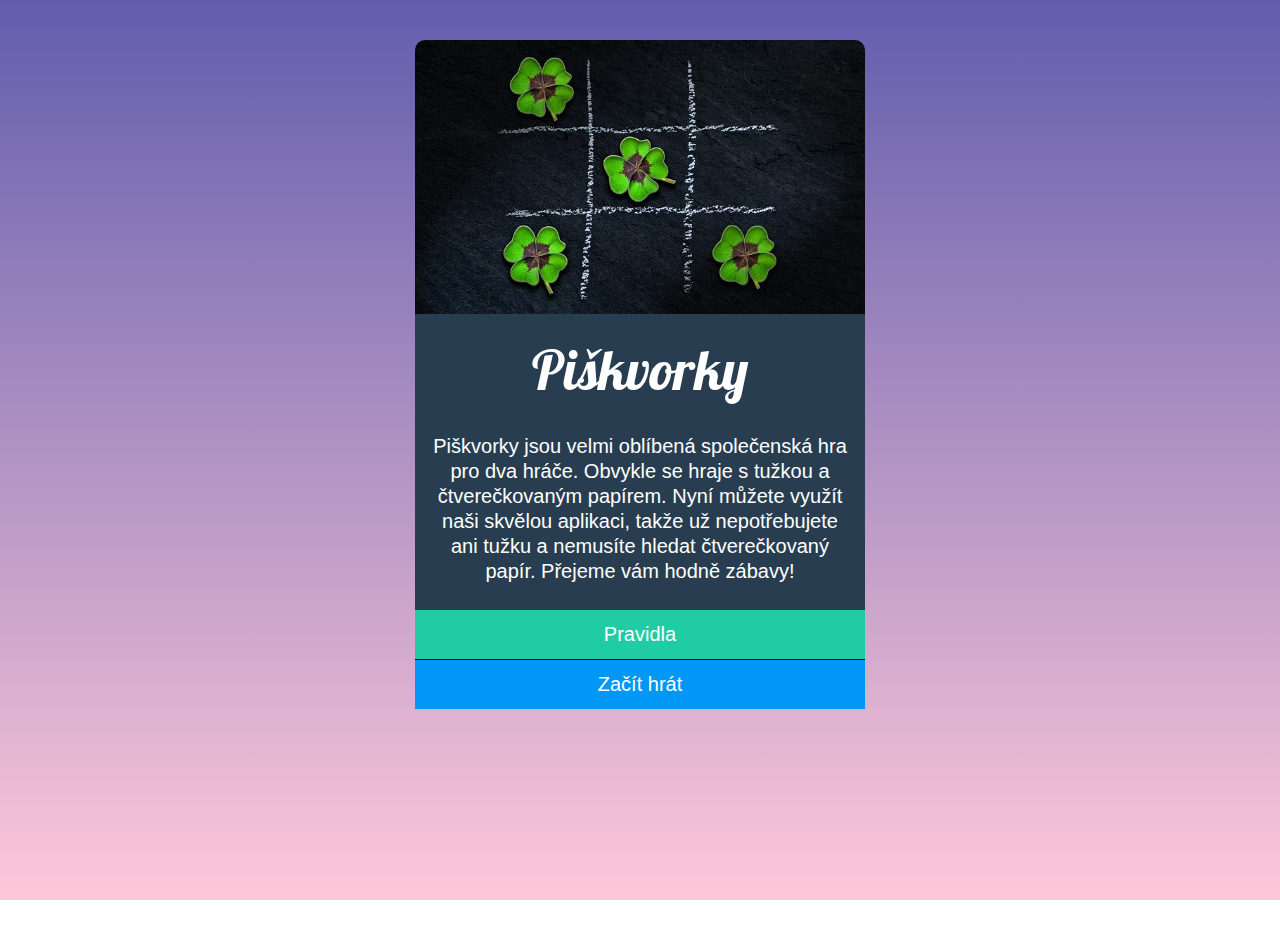
<file: index.html>
<!DOCTYPE html>
<html lang="cs">
  <head>
    <meta charset="UTF-8" />
    <meta http-equiv="X-UA-Compatible" content="IE=edge" />
    <meta name="viewport" content="width=device-width, initial-scale=1.0" />
    <title>Piškvorky</title>
    <link rel="preconnect" href="https://fonts.gstatic.com" />
    <link
      href="https://fonts.googleapis.com/css2?family=Lobster&display=swap"
      rel="stylesheet"
    />
    <link rel="stylesheet" type="text/css" href="styly.css" />
  </head>
  <body>
    <main class="uvodni">
      <header class="obrazek">
        <img src="Obrazky/uvodni.jpg" alt="Čtyřlístky jako piškvorky" />
      </header>

      <section class="sekce">
        <h1>Piškvorky</h1>
        <p>
          Piškvorky jsou velmi oblíbená společenská hra pro dva hráče. Obvykle
          se hraje s tužkou a čtverečkovaným papírem. Nyní můžete využít naši
          skvělou aplikaci, takže už nepotřebujete ani tužku a nemusíte hledat
          čtverečkovaný papír. Přejeme vám hodně zábavy!
        </p>
      </section>
      <nav>
        <ul class="odkazy">
          <li class="odkazy__pravidla"><a href="pravidla.html">Pravidla</a></li>
          <li class="odkazy__zacithrat"><a href="hra.html">Začít hrát</a></li>
        </ul>
      </nav>
    </main>
  </body>
</html>
</file>
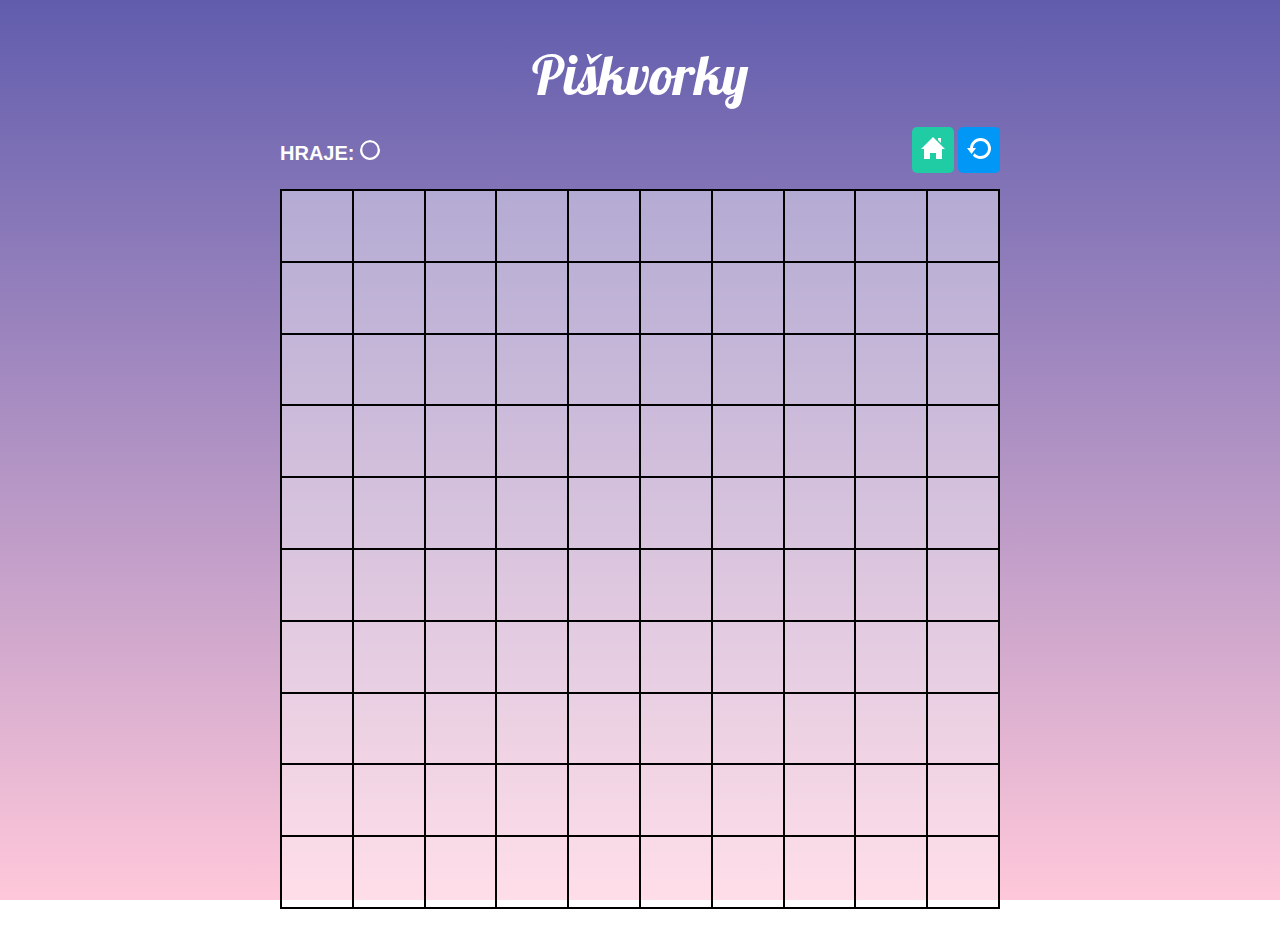
<file: hra.html>
<!DOCTYPE html>
<html lang="cs">
  <head>
    <meta charset="UTF-8" />
    <meta http-equiv="X-UA-Compatible" content="IE=edge" />
    <meta name="viewport" content="width=device-width, initial-scale=1.0" />
    <title>Piškvorky</title>
    <link rel="preconnect" href="https://fonts.gstatic.com" />
    <link
      href="https://fonts.googleapis.com/css2?family=Lobster&display=swap"
      rel="stylesheet"
    />
    <link rel="stylesheet" type="text/css" href="styly.css" />
  </head>
  <body>
    <main class="hra">
      <header class="menu">
        <h1 class="nadpis-hra">Piškvorky</h1>
        <div class="menu__info">
          <p class="hraje">
            hraje:
            <img
              class="kolecko"
              src="Obrazky/circle.svg"
              alt="Hráč s kroužky"
            />
          </p>
          <ul class="odkazy-hra">
            <li class="odkazy-hra__uvodni">
              <a href="index.html"
                ><img class="domek" src="Obrazky/home.svg" alt="Ikona domku"
              /></a>
            </li>
            <li class="odkazy-hra__restart">
              <a href="hra.html"
                ><img
                  class="restart"
                  src="Obrazky/restart.svg"
                  alt="Ikona restartu"
              /></a>
            </li>
          </ul>
        </div>
      </header>
      <section class="pole">
        <button class="policko"></button><button class="policko"></button
        ><button class="policko"></button><button class="policko"></button
        ><button class="policko"></button><button class="policko"></button
        ><button class="policko"></button><button class="policko"></button
        ><button class="policko"></button><button class="policko"></button
        ><button class="policko"></button><button class="policko"></button
        ><button class="policko"></button><button class="policko"></button
        ><button class="policko"></button><button class="policko"></button
        ><button class="policko"></button><button class="policko"></button
        ><button class="policko"></button><button class="policko"></button
        ><button class="policko"></button><button class="policko"></button
        ><button class="policko"></button><button class="policko"></button
        ><button class="policko"></button><button class="policko"></button
        ><button class="policko"></button><button class="policko"></button
        ><button class="policko"></button><button class="policko"></button
        ><button class="policko"></button><button class="policko"></button
        ><button class="policko"></button><button class="policko"></button
        ><button class="policko"></button><button class="policko"></button
        ><button class="policko"></button><button class="policko"></button
        ><button class="policko"></button><button class="policko"></button
        ><button class="policko"></button><button class="policko"></button
        ><button class="policko"></button><button class="policko"></button
        ><button class="policko"></button><button class="policko"></button
        ><button class="policko"></button><button class="policko"></button
        ><button class="policko"></button><button class="policko"></button
        ><button class="policko"></button><button class="policko"></button
        ><button class="policko"></button><button class="policko"></button
        ><button class="policko"></button><button class="policko"></button
        ><button class="policko"></button><button class="policko"></button
        ><button class="policko"></button><button class="policko"></button
        ><button class="policko"></button><button class="policko"></button
        ><button class="policko"></button><button class="policko"></button
        ><button class="policko"></button><button class="policko"></button
        ><button class="policko"></button><button class="policko"></button
        ><button class="policko"></button><button class="policko"></button
        ><button class="policko"></button><button class="policko"></button
        ><button class="policko"></button><button class="policko"></button
        ><button class="policko"></button><button class="policko"></button
        ><button class="policko"></button><button class="policko"></button
        ><button class="policko"></button><button class="policko"></button
        ><button class="policko"></button><button class="policko"></button
        ><button class="policko"></button><button class="policko"></button
        ><button class="policko"></button><button class="policko"></button
        ><button class="policko"></button><button class="policko"></button
        ><button class="policko"></button><button class="policko"></button
        ><button class="policko"></button><button class="policko"></button
        ><button class="policko"></button><button class="policko"></button
        ><button class="policko"></button><button class="policko"></button
        ><button class="policko"></button><button class="policko"></button
        ><button class="policko"></button><button class="policko"></button>
      </section>
    </main>
    <script src="script.js"></script>
  </body>
</html>
</file>
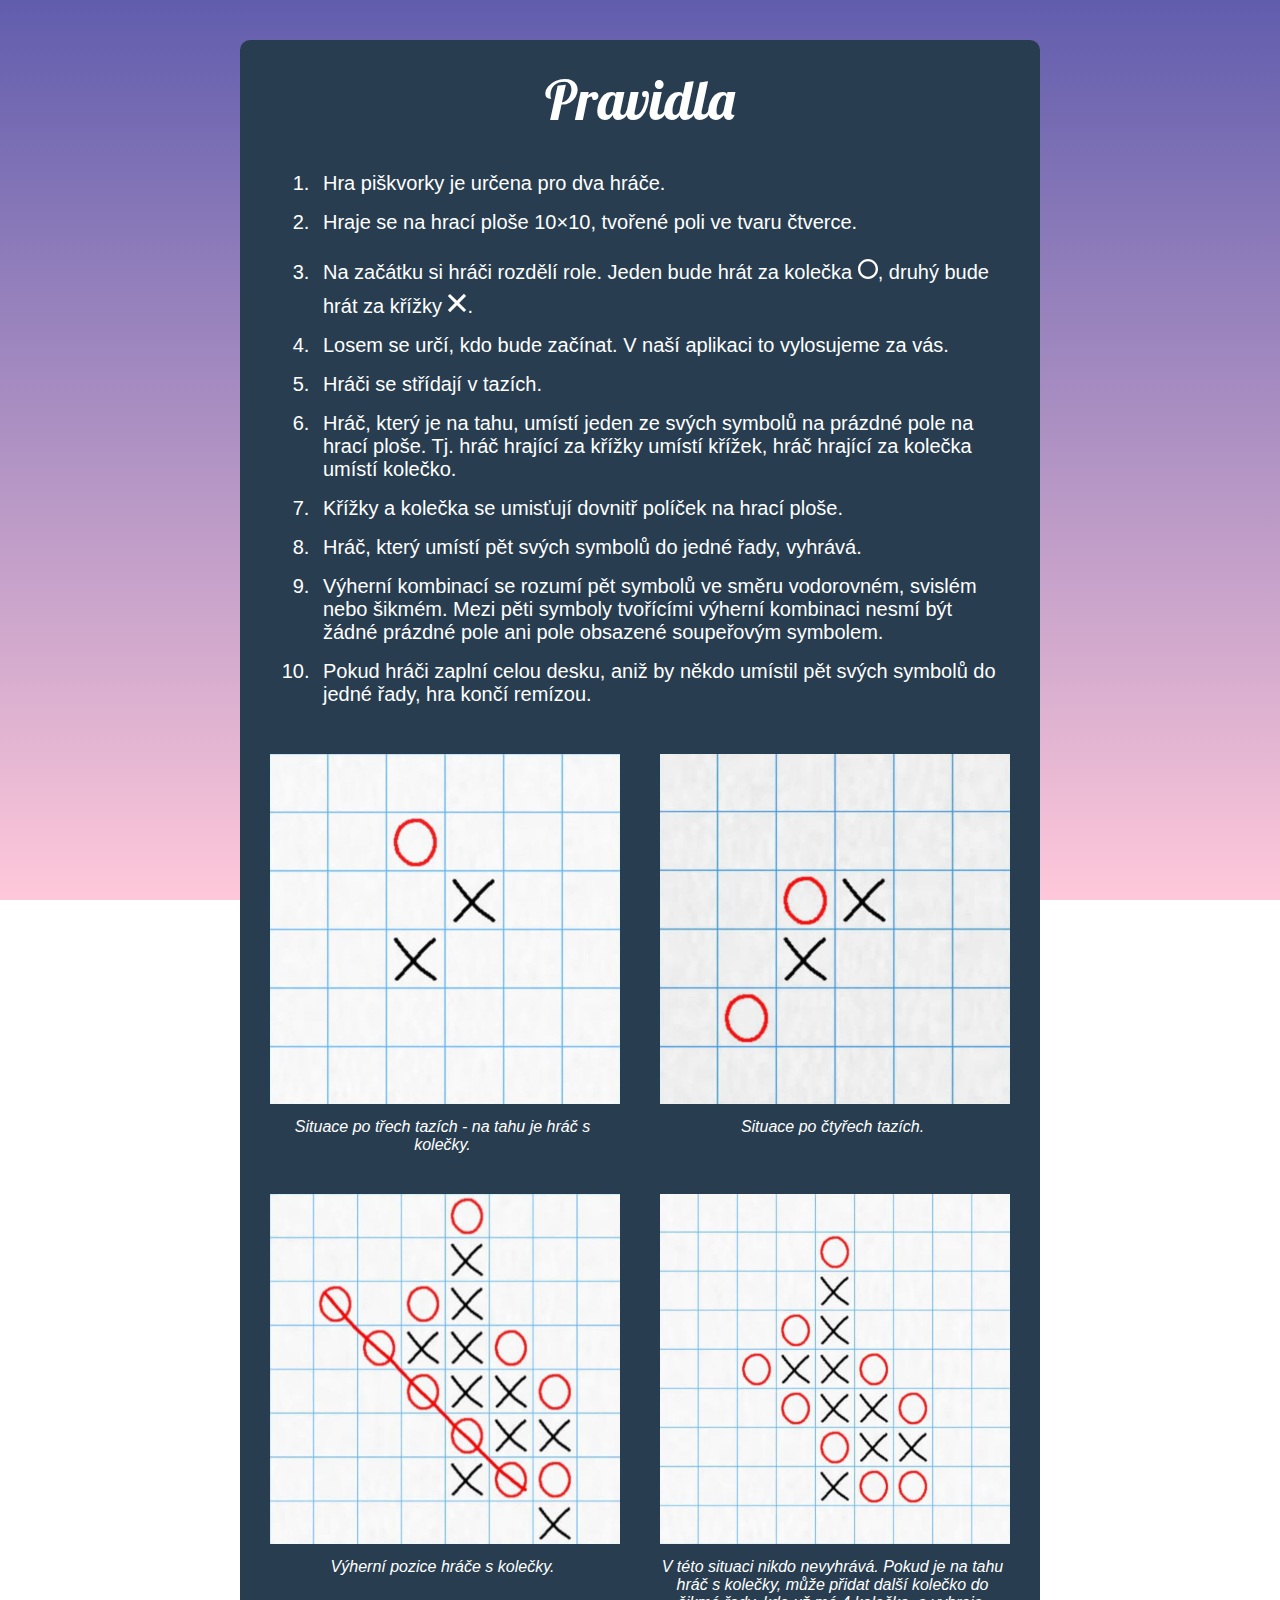
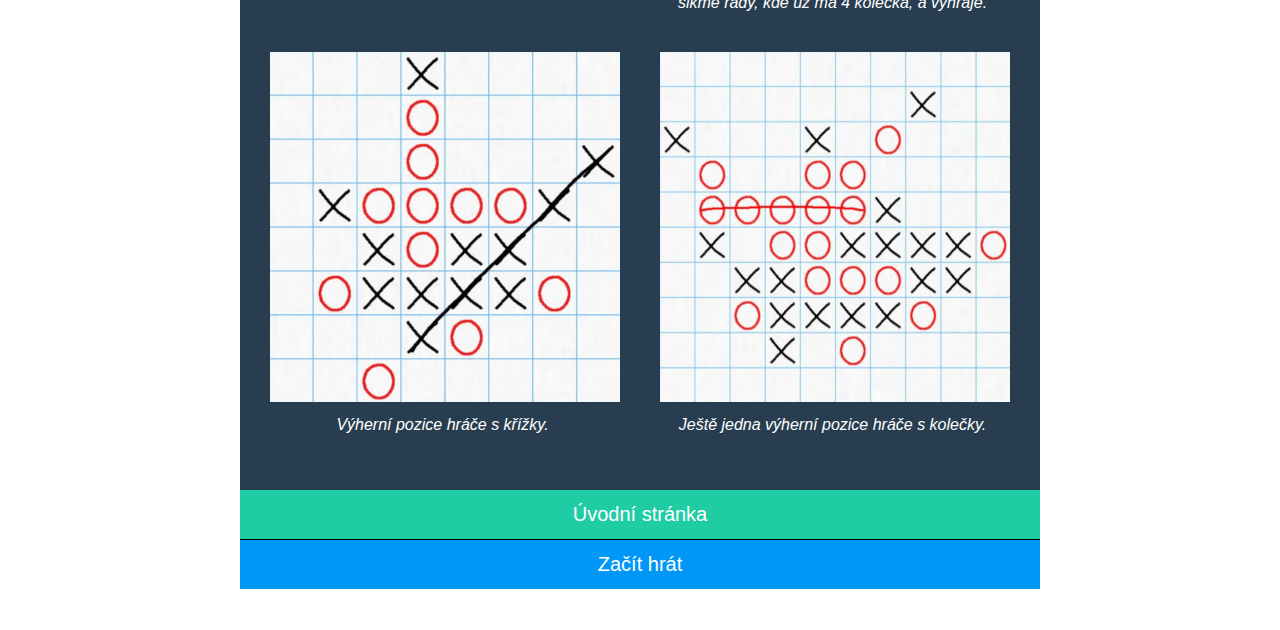
<file: pravidla.html>
<!DOCTYPE html>
<html lang="cs">
  <head>
    <meta charset="UTF-8" />
    <meta http-equiv="X-UA-Compatible" content="IE=edge" />
    <meta name="viewport" content="width=device-width, initial-scale=1.0" />
    <title>Piškvorky</title>
    <link rel="preconnect" href="https://fonts.gstatic.com" />
    <link
      href="https://fonts.googleapis.com/css2?family=Lobster&display=swap"
      rel="stylesheet"
    />
    <link rel="stylesheet" type="text/css" href="styly.css" />
  </head>
  <body>
    <main class="pravidla">
      <section class="pravidla-hry">
        <h1>Pravidla</h1>
        <ol>
          <li>Hra piškvorky je určena pro dva hráče.</li>
          <li>Hraje se na hrací ploše 10×10, tvořené poli ve tvaru čtverce.</li>
          <li>
            Na začátku si hráči rozdělí role. Jeden bude hrát za kolečka
            <img class="kolecko" src="Obrazky/circle.svg" alt="kolečko" />,
            druhý bude hrát za křížky
            <img class="krizek" src="Obrazky/cross.svg" alt="křížek" />.
          </li>
          <li>
            Losem se určí, kdo bude začínat. V naší aplikaci to vylosujeme za
            vás.
          </li>
          <li>Hráči se střídají v tazích.</li>
          <li>
            Hráč, který je na tahu, umístí jeden ze svých symbolů na prázdné
            pole na hrací ploše. Tj. hráč hrající za křížky umístí křížek, hráč
            hrající za kolečka umístí kolečko.
          </li>
          <li>Křížky a kolečka se umisťují dovnitř políček na hrací ploše.</li>
          <li>Hráč, který umístí pět svých symbolů do jedné řady, vyhrává.</li>
          <li>
            Výherní kombinací se rozumí pět symbolů ve směru vodorovném, svislém
            nebo šikmém. Mezi pěti symboly tvořícími výherní kombinaci nesmí být
            žádné prázdné pole ani pole obsazené soupeřovým symbolem.
          </li>
          <li>
            Pokud hráči zaplní celou desku, aniž by někdo umístil pět svých
            symbolů do jedné řady, hra končí remízou.
          </li>
        </ol>
        <section class="obrazky-hry">
          <figure class="obrazek1">
            <img
              src="Obrazky/instructions-01.jpg"
              alt="Piškvorky-situace po třech tazích"
            />
            <figcaption>
              Situace po třech tazích - na tahu je hráč s kolečky.
            </figcaption>
          </figure>

          <figure class="obrazek2">
            <img
              src="Obrazky/instructions-02.jpg"
              alt="Piškvorky-situace po čtyrech tazích"
            />
            <figcaption>Situace po čtyřech tazích.</figcaption>
          </figure>

          <figure class="obrazek3">
            <img
              src="Obrazky/instructions-03.jpg"
              alt="Piškvorky-Výherní pozice s kolečky"
            />
            <figcaption>Výherní pozice hráče s kolečky.</figcaption>
          </figure>

          <figure class="obrazek4">
            <img
              src="Obrazky/instructions-04.jpg"
              alt="Piškvorky-rozehraná hra"
            />
            <figcaption>
              V této situaci nikdo nevyhrává. Pokud je na tahu hráč s kolečky,
              může přidat další kolečko do šikmé řady, kde už má 4 kolečka, a
              vyhraje.
            </figcaption>
          </figure>

          <figure class="obrazek5">
            <img
              src="Obrazky/instructions-05.jpg"
              alt="Piškvorky-Výherní pozice s křížky"
            />
            <figcaption>Výherní pozice hráče s křížky.</figcaption>
          </figure>

          <figure class="obrazek6">
            <img
              src="Obrazky/instructions-06.jpg"
              alt="Piškvorky-Výherní pozice s kolečky"
            />
            <figcaption>Ještě jedna výherní pozice hráče s kolečky.</figcaption>
          </figure>
        </section>
      </section>
      <nav>
        <ul class="odkazy-pravidla">
          <li class="odkazy-pravidla__uvodni">
            <a href="index.html">Úvodní stránka</a>
          </li>
          <li class="odkazy-pravidla__zacithrat">
            <a href="hra.html">Začít hrát</a>
          </li>
        </ul>
      </nav>
    </main>
  </body>
</html>
</file>
<file: styly.css>
html {
  box-sizing: border-box;
}

*,
::after,
::before {
  box-sizing: inherit;
}

body {
  text-rendering: optimizeLegibility;
}

body {
  background-image: linear-gradient(#615dad, #ffc8da);
  background-repeat: no-repeat;
  background-attachment: fixed;
  min-height: 100vh;
}

/* --------úvodní stránka--------------- */

.uvodni {
  width: 450px;
  height: 660px;
  margin: 40px auto;
}

header {
  height: 260px;
}

header img {
  width: 100%;
  border-radius: 10px 10px 0 0;
}

.sekce {
  height: 300px;
  background-color: #283e50;
  color: #ffffff;
}

h1 {
  font-size: 55px;
  font-weight: normal;
  text-align: center;
  font-family: 'Lobster', cursive;
  padding: 25px 0 20px 0;
  margin: 10px;
}

p {
  margin: 0 15px;
  font-family: sans-serif;
  text-align: center;
  font-size: 20px;
  line-height: 25px;
}

nav {
  height: 100px;
}

.odkazy {
  margin: 0;
  padding: 0;
}

.odkazy li {
  display: block;
  font-family: sans-serif;
}

.odkazy a {
  display: block;
  padding: 13px;
  text-align: center;
  text-decoration: none;
  color: #ffffff;
}

.odkazy__pravidla {
  font-size: 20px;
  background-color: #1fcca4;
  border-bottom: 1px solid black;
}

.odkazy__pravidla a:hover {
  background-color: #1cbb96;
}

.odkazy__pravidla a:focus {
  background-color: #1cbb96;
}

.odkazy__zacithrat {
  font-size: 20px;
  background-color: #0197f6;
}

.odkazy__zacithrat a:hover {
  background-color: #0090e9;
}

.odkazy__zacithrat a:focus {
  background-color: #0090e9;
}

/* -------stránka s pravidly------- */
/* široká i velmi široká obrazovka */

.pravidla {
  width: 800px;
  height: 2150px;
  margin: 40px auto;
}

.pravidla-hry {
  height: 2050px;
  background-color: #283e50;
  color: #ffffff;
  border-radius: 10px 10px 0 0;
}

ol {
  font-family: sans-serif;
  text-align: left;
  font-size: 20px;

  margin: 10px 35px 40px 35px;
}

ol li {
  padding: 8px 8px;
}

.kolecko,
.krizek {
  filter: invert(100%);
  width: 1em;
  height: 1em;
  margin: 9px 0 0 0;
}

.obrazky-hry {
  display: flex;
  flex-wrap: wrap;
  margin: 10px;
}

.obrazky-hry img {
  width: 100%;
}

figure {
  width: 350px;
  margin: 0 20px 30px 20px;
}

figcaption {
  width: 345px;
  text-align: center;
  font-family: sans-serif;
  font-style: italic;
  margin: 10px 0;
}

nav {
  height: 100px;
}

.odkazy-pravidla {
  margin: 0;
  padding: 0;
}

.odkazy-pravidla li {
  display: block;
  font-family: sans-serif;
}

.odkazy-pravidla a {
  display: block;
  padding: 13px;
  text-align: center;
  text-decoration: none;
  color: #ffffff;
}

.odkazy-pravidla__uvodni {
  font-size: 20px;
  background-color: #1fcca4;
  border-bottom: 1px solid black;
}

.odkazy-pravidla__uvodni a:hover {
  background-color: #1cbb96;
}

.odkazy-pravidla__uvodni a:focus {
  background-color: #1cbb96;
}

.odkazy-pravidla__zacithrat {
  font-size: 20px;
  background-color: #0197f6;
}

.odkazy-pravidla__zacithrat a:hover {
  background-color: #0090e9;
}

.odkazy-pravidla__zacithrat a:focus {
  background-color: #0090e9;
}

/* -------stránka s hrou------- */
/* široká i velmi široká obrazovka */

.hra {
  max-width: 80vmin;
  margin: 40px auto;
}

.menu {
  height: 10%;
}

.nadpis-hra {
  color: #ffffff;
  padding: 0;
  margin: 0;
}

.menu__info {
  display: flex;
  align-items: baseline;
  justify-content: space-between;
}

.hraje {
  margin: 22px 0;
  display: inline-block;
  color: #ffffff;
  font-weight: bold;
  text-transform: uppercase;
}

.odkazy-hra__uvodni {
  background-color: #1fcca4;
  border-radius: 5px;
}

.odkazy-hra__uvodni a:hover {
  background-color: #1cbb96;
  border-radius: 5px;
}
.odkazy-hra__uvodni a:focus {
  background-color: #1cbb96;
  border-radius: 5px;
}

.odkazy-hra__restart {
  background-color: #0197f6;
  border-radius: 5px;
}

.odkazy-hra__restart a:hover {
  background-color: #0090e9;
  border-radius: 5px;
}
.odkazy-hra__restart a:focus {
  background-color: #0090e9;
  border-radius: 5px;
}

.odkazy-hra li {
  display: inline-block;
}

.odkazy-hra a {
  display: block;
  padding: 9px;
}

.pole {
  min-height: 80vmin;
  display: flex;
  flex-wrap: wrap;
  border: 1px solid black;
}

.policko {
  width: 10%;
  border: 1px solid black;
  padding: 0;
  background-color: rgba(255, 255, 255, 0.4);
  cursor: pointer;
}

.policko:hover {
  background-color: rgba(255, 255, 255, 0.7);
}
.policko:focus {
  background-color: rgba(255, 255, 255, 0.7);
}

.policko--circle {
  background-image: url(Obrazky/circle.svg);
  background-repeat: no-repeat;
  background-position: center;
  background-size: 3em;
  animation: zvetseni 0.15s;
}
.policko--cross {
  background-image: url(Obrazky/cross.svg);
  background-repeat: no-repeat;
  background-position: center;
  background-size: 3em;
  animation: zvetseni 0.15s;
}

@keyframes zvetseni {
  0% {
    background-size: 0;
  }
  100% {
    background-size: 3em;
  }
}

/* --úzká obrazovka-- */
@media (max-width: 540px) {
  .uvodni {
    width: 320px;
    height: 680px;
    margin: 40px auto;
  }

  .obrazek {
    height: 180px;
  }

  .sekce {
    height: 400px;
  }
  body {
    width: 320px;
    margin: 0 auto;
  }
  .pravidla {
    width: 320px;
    height: 3750px;
    margin: 0 auto;
  }

  .pravidla-hry {
    height: 3650px;
  }

  .obrazky-hry {
    flex-wrap: nowrap;
    flex-direction: column;
  }
  figure {
    width: 270px;
  }
  figcaption {
    width: 270px;
  }
  .policko--circle {
    background-size: 1.5em;
  }
  .policko--cross {
    background-size: 1.5em;
  }
}
</file>
